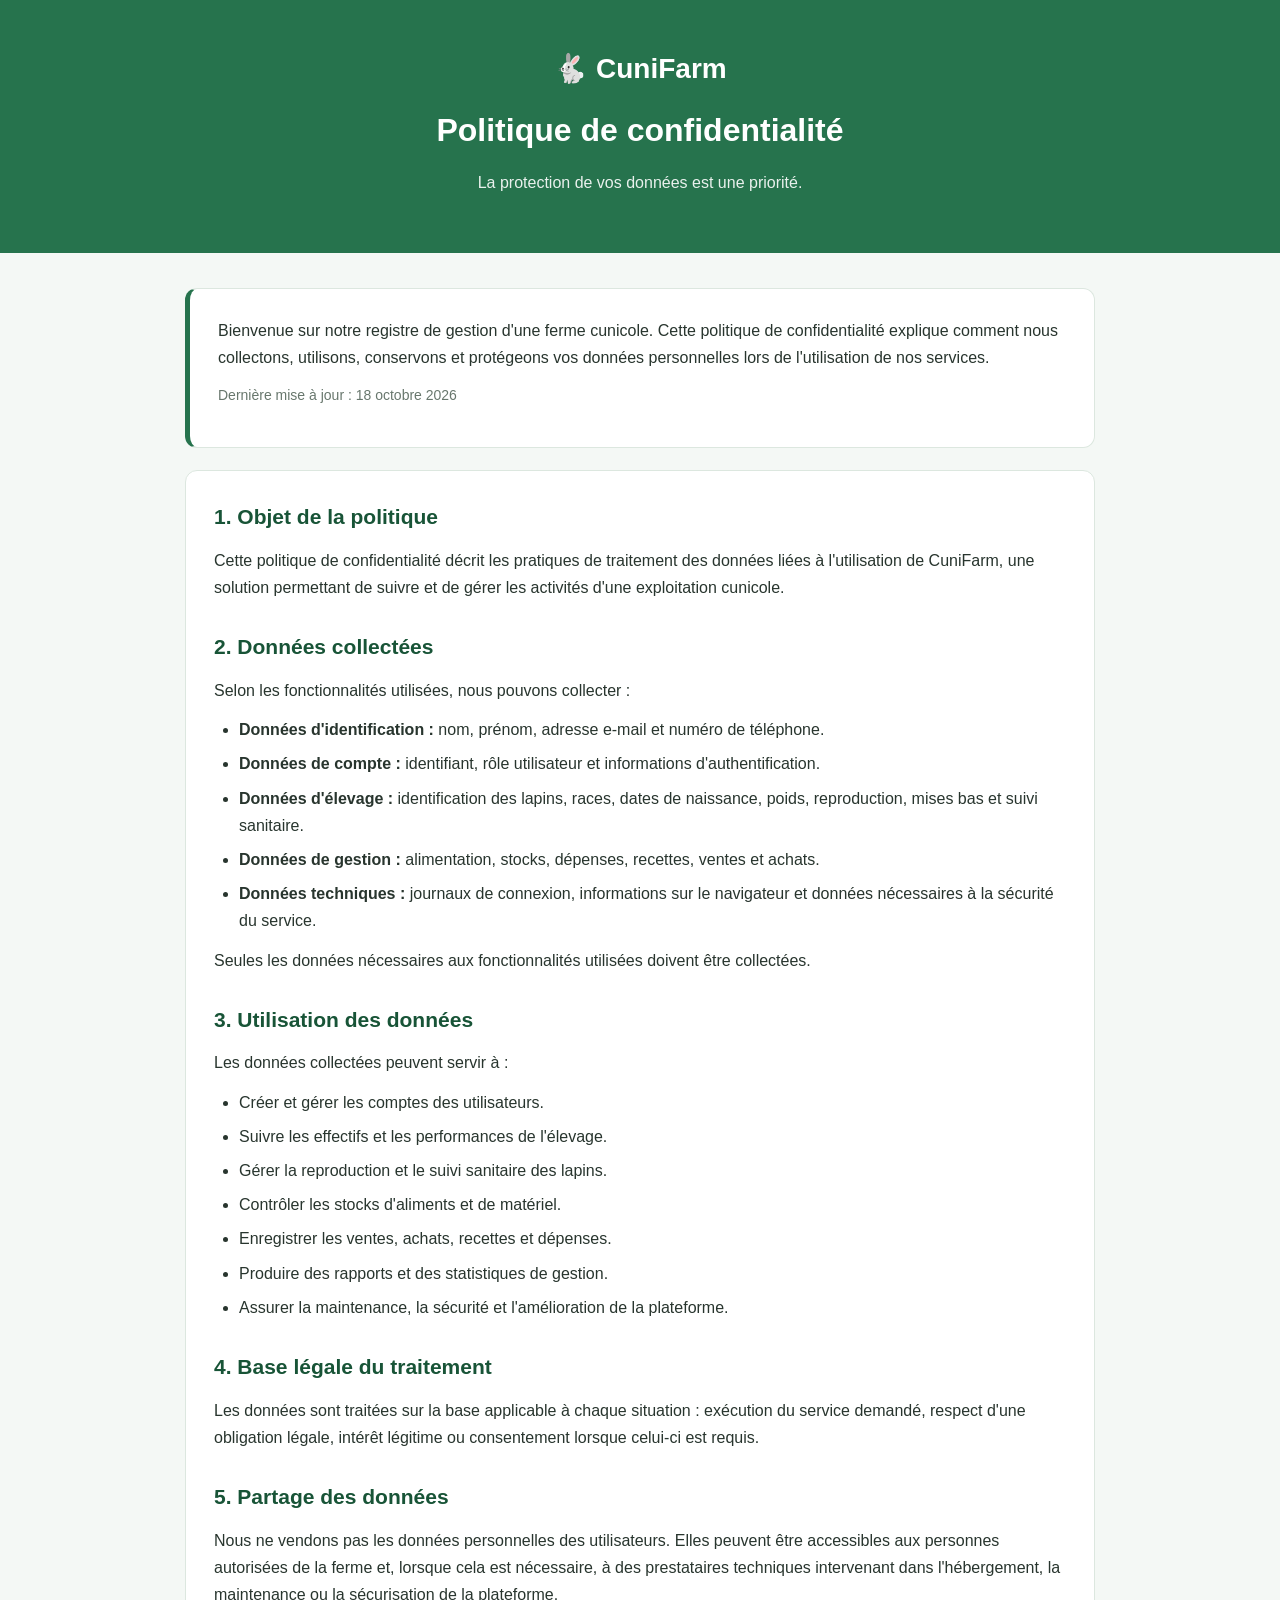
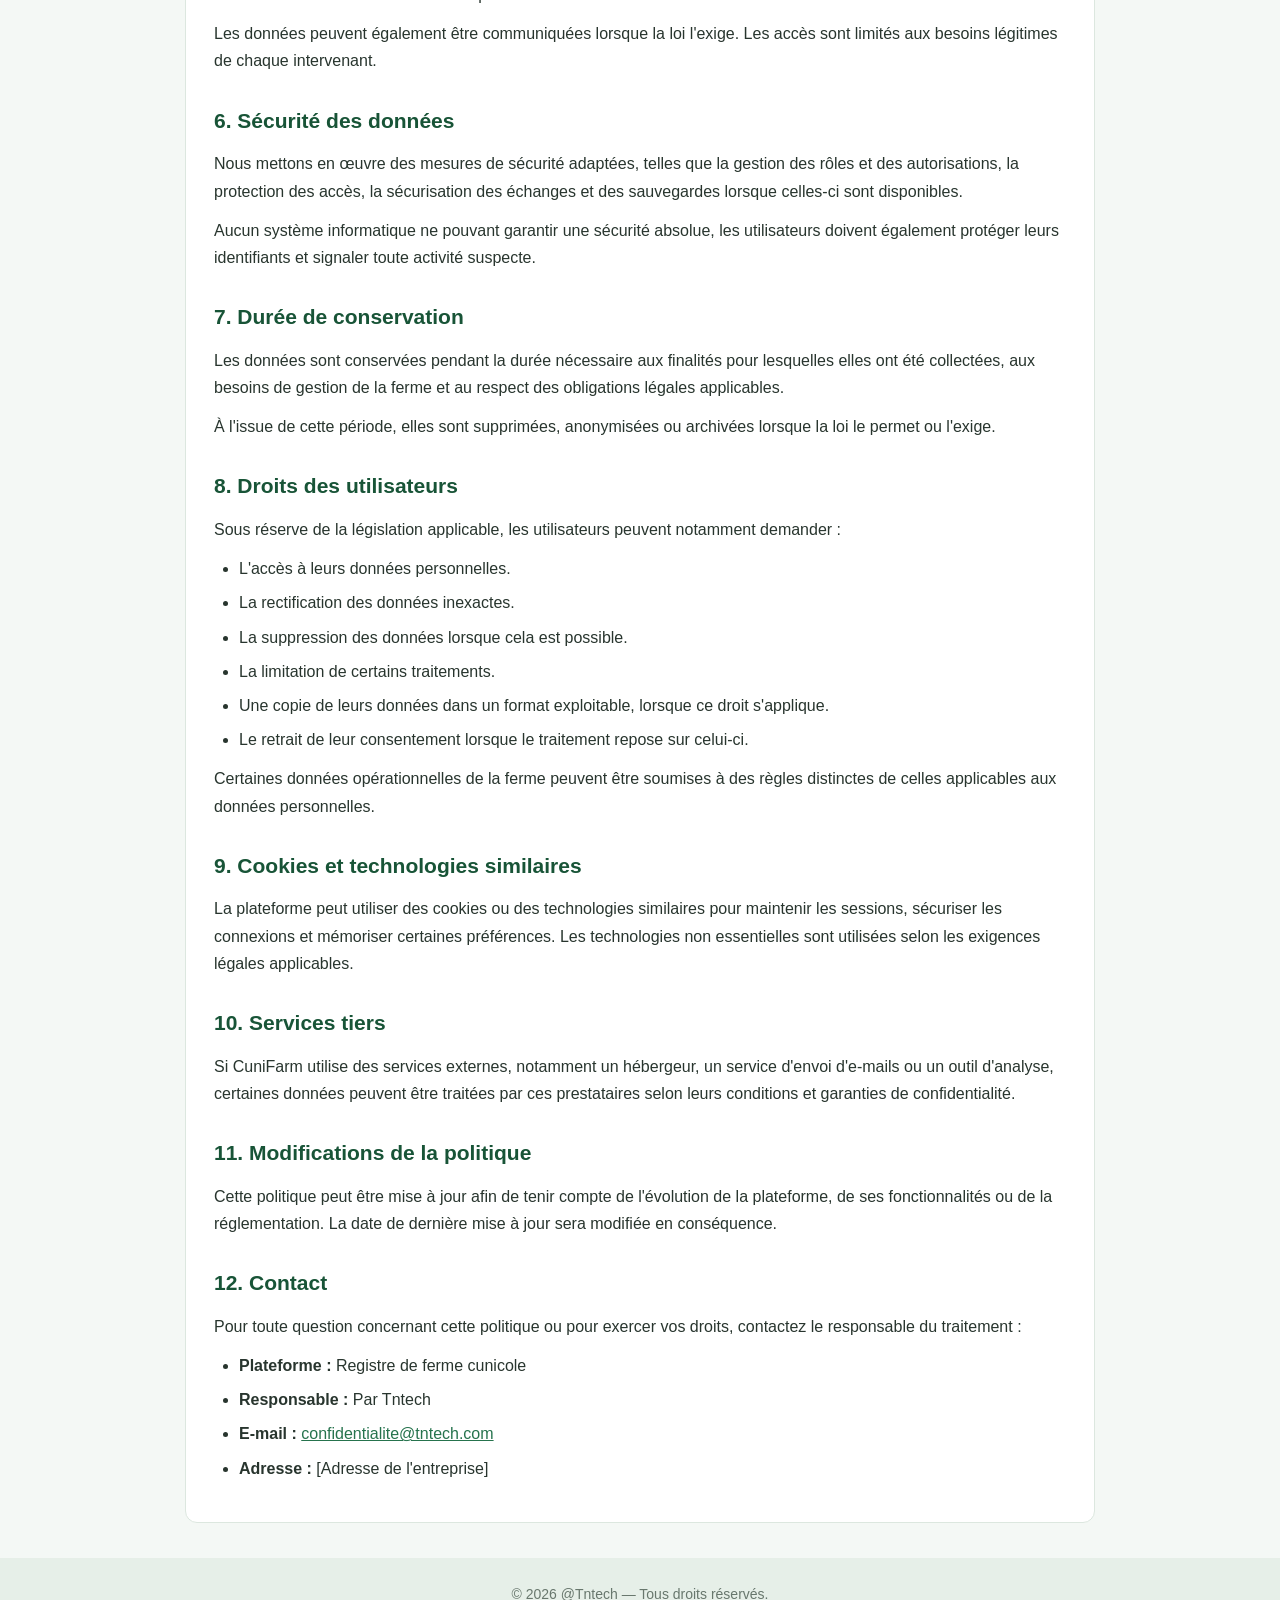
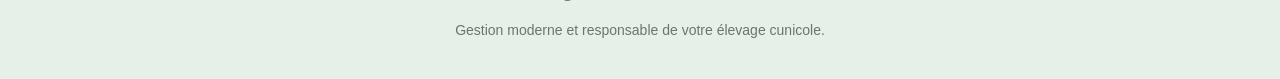
<file: conditionsUtilisation.html>
<!DOCTYPE html>
<html lang="fr">
<head>
    <meta charset="UTF-8">
    <meta name="viewport" content="width=device-width, initial-scale=1.0">
    <meta name="description" content="Politique de confidentialité de notre plateforme de gestion de ferme cunicole.">
    <title>Politique de confidentialité | Registre de gestion d'une ferme cunicole</title>

    <style>
        :root {
            --primary: #26734d;
            --primary-dark: #185437;
            --background: #f4f8f5;
            --white: #ffffff;
            --text: #28352e;
            --muted: #68776d;
            --border: #dce7df;
        }

        * {
            margin: 0;
            padding: 0;
            box-sizing: border-box;
        }

        body {
            font-family: Arial, Helvetica, sans-serif;
            background: var(--background);
            color: var(--text);
            line-height: 1.7;
        }

        header {
            background: var(--primary);
            color: var(--white);
            padding: 45px 20px;
            text-align: center;
        }

        header .logo {
            font-size: 28px;
            font-weight: bold;
            margin-bottom: 10px;
        }

        header p {
            opacity: 0.9;
        }

        .container {
            max-width: 950px;
            margin: 35px auto;
            padding: 0 20px;
        }

        .intro, .content {
            background: var(--white);
            border: 1px solid var(--border);
            border-radius: 12px;
            padding: 28px;
            margin-bottom: 22px;
        }

        .intro {
            border-left: 5px solid var(--primary);
        }

        h1 {
            font-size: 32px;
            margin-bottom: 12px;
        }

        h2 {
            color: var(--primary-dark);
            font-size: 21px;
            margin-bottom: 12px;
        }

        .content section + section {
            margin-top: 28px;
        }

        p {
            margin-bottom: 12px;
        }

        ul {
            padding-left: 25px;
            margin-bottom: 12px;
        }

        li {
            margin-bottom: 7px;
        }

        a {
            color: var(--primary);
            overflow-wrap: anywhere;
        }

        .date {
            color: var(--muted);
            font-size: 14px;
            margin-top: 12px;
        }

        footer {
            background: #e6efe8;
            color: var(--muted);
            text-align: center;
            padding: 25px 15px;
            font-size: 14px;
        }

        @media (max-width: 600px) {
            header {
                padding: 30px 15px;
            }

            h1 {
                font-size: 26px;
            }

            h2 {
                font-size: 19px;
            }

            .intro, .content {
                padding: 20px;
            }

            .container {
                margin-top: 20px;
            }
        }
    </style>
</head>

<body>

<header>
    <div class="logo">🐇 CuniFarm</div>
    <h1>Politique de confidentialité</h1>
    <p>La protection de vos données est une priorité.</p>
</header>

<main class="container">

    <div class="intro">
        <p>
            Bienvenue sur notre registre de gestion d'une ferme cunicole.
             Cette politique de confidentialité explique comment nous
            collectons, utilisons, conservons et protégeons vos données
            personnelles lors de l'utilisation de nos services.
        </p>
        <p class="date">
            Dernière mise à jour : 18 octobre 2026
        </p>
    </div>

    <div class="content">

        <section>
            <h2>1. Objet de la politique</h2>
            <p>
                Cette politique de confidentialité décrit les pratiques
                de traitement des données liées à l'utilisation de CuniFarm,
                une solution permettant de suivre et de gérer les activités
                d'une exploitation cunicole.
            </p>
        </section>

        <section>
            <h2>2. Données collectées</h2>
            <p>Selon les fonctionnalités utilisées, nous pouvons collecter :</p>
            <ul>
                <li><strong>Données d'identification :</strong> nom, prénom,
                    adresse e-mail et numéro de téléphone.</li>
                <li><strong>Données de compte :</strong> identifiant,
                    rôle utilisateur et informations d'authentification.</li>
                <li><strong>Données d'élevage :</strong> identification des lapins,
                    races, dates de naissance, poids, reproduction, mises bas
                    et suivi sanitaire.</li>
                <li><strong>Données de gestion :</strong> alimentation,
                    stocks, dépenses, recettes, ventes et achats.</li>
                <li><strong>Données techniques :</strong> journaux de connexion,
                    informations sur le navigateur et données nécessaires
                    à la sécurité du service.</li>
            </ul>
            <p>
                Seules les données nécessaires aux fonctionnalités utilisées
                doivent être collectées.
            </p>
        </section>

        <section>
            <h2>3. Utilisation des données</h2>
            <p>Les données collectées peuvent servir à :</p>
            <ul>
                <li>Créer et gérer les comptes des utilisateurs.</li>
                <li>Suivre les effectifs et les performances de l'élevage.</li>
                <li>Gérer la reproduction et le suivi sanitaire des lapins.</li>
                <li>Contrôler les stocks d'aliments et de matériel.</li>
                <li>Enregistrer les ventes, achats, recettes et dépenses.</li>
                <li>Produire des rapports et des statistiques de gestion.</li>
                <li>Assurer la maintenance, la sécurité et l'amélioration
                    de la plateforme.</li>
            </ul>
        </section>

        <section>
            <h2>4. Base légale du traitement</h2>
            <p>
                Les données sont traitées sur la base applicable à chaque
                situation : exécution du service demandé, respect d'une
                obligation légale, intérêt légitime ou consentement lorsque
                celui-ci est requis.
            </p>
        </section>

        <section>
            <h2>5. Partage des données</h2>
            <p>
                Nous ne vendons pas les données personnelles des utilisateurs.
                Elles peuvent être accessibles aux personnes autorisées
                de la ferme et, lorsque cela est nécessaire, à des prestataires
                techniques intervenant dans l'hébergement, la maintenance
                ou la sécurisation de la plateforme.
            </p>
            <p>
                Les données peuvent également être communiquées lorsque
                la loi l'exige. Les accès sont limités aux besoins légitimes
                de chaque intervenant.
            </p>
        </section>

        <section>
            <h2>6. Sécurité des données</h2>
            <p>
                Nous mettons en œuvre des mesures de sécurité adaptées,
                telles que la gestion des rôles et des autorisations,
                la protection des accès, la sécurisation des échanges
                et des sauvegardes lorsque celles-ci sont disponibles.
            </p>
            <p>
                Aucun système informatique ne pouvant garantir une sécurité
                absolue, les utilisateurs doivent également protéger leurs
                identifiants et signaler toute activité suspecte.
            </p>
        </section>

        <section>
            <h2>7. Durée de conservation</h2>
            <p>
                Les données sont conservées pendant la durée nécessaire
                aux finalités pour lesquelles elles ont été collectées,
                aux besoins de gestion de la ferme et au respect des
                obligations légales applicables.
            </p>
            <p>
                À l'issue de cette période, elles sont supprimées,
                anonymisées ou archivées lorsque la loi le permet ou l'exige.
            </p>
        </section>

        <section>
            <h2>8. Droits des utilisateurs</h2>
            <p>
                Sous réserve de la législation applicable, les utilisateurs
                peuvent notamment demander :
            </p>
            <ul>
                <li>L'accès à leurs données personnelles.</li>
                <li>La rectification des données inexactes.</li>
                <li>La suppression des données lorsque cela est possible.</li>
                <li>La limitation de certains traitements.</li>
                <li>Une copie de leurs données dans un format exploitable,
                    lorsque ce droit s'applique.</li>
                <li>Le retrait de leur consentement lorsque le traitement
                    repose sur celui-ci.</li>
            </ul>
            <p>
                Certaines données opérationnelles de la ferme peuvent
                être soumises à des règles distinctes de celles applicables
                aux données personnelles.
            </p>
        </section>

        <section>
            <h2>9. Cookies et technologies similaires</h2>
            <p>
                La plateforme peut utiliser des cookies ou des technologies
                similaires pour maintenir les sessions, sécuriser les
                connexions et mémoriser certaines préférences.
                Les technologies non essentielles sont utilisées selon
                les exigences légales applicables.
            </p>
        </section>

        <section>
            <h2>10. Services tiers</h2>
            <p>
                Si CuniFarm utilise des services externes, notamment
                un hébergeur, un service d'envoi d'e-mails ou un outil
                d'analyse, certaines données peuvent être traitées par
                ces prestataires selon leurs conditions et garanties
                de confidentialité.
            </p>
        </section>

        <section>
            <h2>11. Modifications de la politique</h2>
            <p>
                Cette politique peut être mise à jour afin de tenir compte
                de l'évolution de la plateforme, de ses fonctionnalités
                ou de la réglementation. La date de dernière mise à jour
                sera modifiée en conséquence.
            </p>
        </section>

        <section>
            <h2>12. Contact</h2>
            <p>
                Pour toute question concernant cette politique ou pour
                exercer vos droits, contactez le responsable du traitement :
            </p>
            <ul>
                <li><strong>Plateforme :</strong> Registre de ferme cunicole</li>
                <li><strong>Responsable :</strong> Par Tntech</li>
                <li><strong>E-mail :</strong>
                    <a href="mailto:confidentialite@exemple.com">
                        confidentialite@tntech.com
                    </a>
                </li>
                <li><strong>Adresse :</strong> [Adresse de l'entreprise]</li>
            </ul>
        </section>

    </div>
</main>

<footer>
    <p>&copy; 2026 @Tntech — Tous droits réservés.</p>
    <p>Gestion moderne et responsable de votre élevage cunicole.</p>
</footer>
</body>
</html>
</file>
